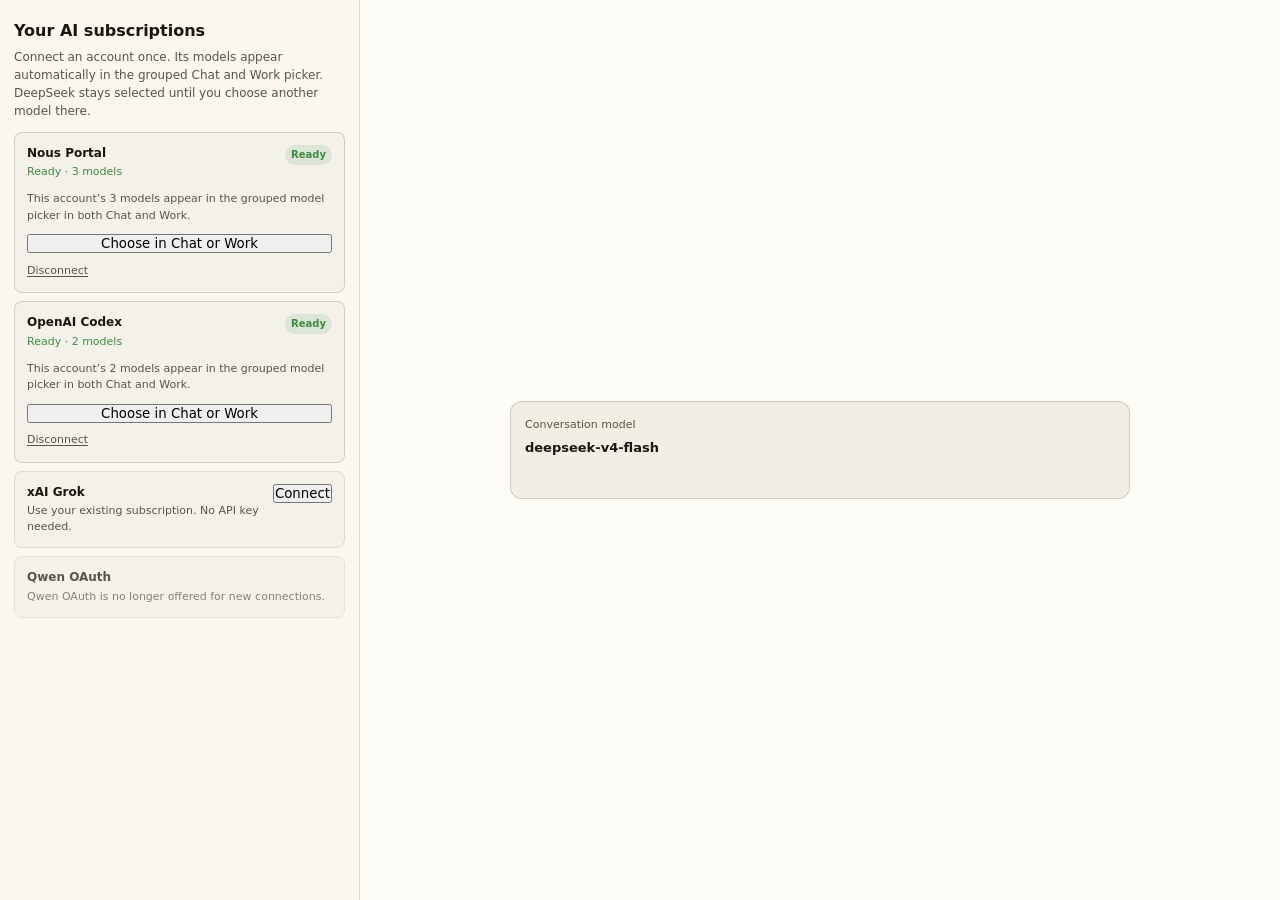
<file: tests/fixtures/agent_admin_subscriptions.html>
<!doctype html>
<html lang="en">
<head>
  <meta charset="utf-8">
  <meta name="viewport" content="width=device-width,initial-scale=1">
  <title>Sentry subscription panel QA</title>
  <link rel="stylesheet" href="../../static/style.css">
  <style>
    body{margin:0;min-height:100vh;background:var(--bg);color:var(--text);font-family:var(--font-ui);}
    .qa-shell{display:grid;grid-template-columns:minmax(300px,360px) minmax(0,1fr);width:100%;min-height:100vh;}
    .qa-panel{padding:18px 14px;border-right:1px solid var(--border);background:var(--sidebar);}
    .qa-heading{font-size:16px;font-weight:650;margin:0 0 4px;}
    .qa-copy{font-size:12px;line-height:1.5;color:var(--muted);margin:0 0 12px;}
    .qa-chat{display:flex;align-items:center;justify-content:center;padding:24px;}
    .qa-composer{width:min(620px,100%);padding:14px;border:1px solid var(--border2);border-radius:12px;background:var(--surface);}
    .qa-composer-label{font-size:11px;color:var(--muted);margin-bottom:5px;}
    #qaSelection{font-size:13px;font-weight:600;overflow-wrap:anywhere;}
    #qaToast{margin-top:7px;min-height:18px;font-size:11px;color:var(--success);}
    @media(max-width:700px){
      .qa-shell{display:block;}
      .qa-panel{min-height:100vh;border-right:0;}
      .qa-chat{position:fixed;left:12px;right:12px;bottom:12px;padding:0;}
      .qa-composer{box-shadow:0 4px 18px rgba(0,0,0,.2);}
    }
  </style>
</head>
<body>
  <main class="qa-shell">
    <section class="qa-panel" aria-label="AI subscriptions">
      <h1 class="qa-heading">Your AI subscriptions</h1>
      <p class="qa-copy">Connect an account once. Its models appear automatically in the grouped Chat and Work picker. DeepSeek stays selected until you choose another model there.</p>
      <div id="agentAdminOAuthBox" class="agent-oauth-box" style="display:none"></div>
      <div id="agentAdminProviders"></div>
    </section>
    <section class="qa-chat" aria-label="Conversation model">
      <div class="qa-composer">
        <div class="qa-composer-label">Conversation model</div>
        <div id="qaSelection">deepseek-v4-flash</div>
        <div id="qaToast" role="status"></div>
      </div>
    </section>
  </main>
  <script>
    window.S = {session: {model: 'deepseek-v4-flash', model_provider: 'sentry'}};
    window.populateModelDropdown = async () => {};
    window.selectModelFromDropdown = async (model, provider) => {
      S.session.model = model;
      S.session.model_provider = provider;
      document.getElementById('qaSelection').textContent = model;
    };
    window.showToast = message => { document.getElementById('qaToast').textContent = message; };
  </script>
  <script src="../../static/agent_admin.js"></script>
  <script>
    const qaProviders = {
      available: true,
      providers: [
        {
          id: 'nous', name: 'Nous Portal', authenticated: true, browser_login: true, oauth_capable: true,
          route_error: null, credentials: [],
          models: [
            {id: 'deepseek-v4-flash', model: 'deepseek/deepseek-v4-flash'},
            {id: 'anthropic/claude-sonnet-4.6', model: 'anthropic/claude-sonnet-4.6'},
            {id: 'openai/gpt-5.6-sol', model: 'openai/gpt-5.6-sol'},
          ],
        },
        {
          id: 'openai-codex', name: 'OpenAI Codex', authenticated: true, browser_login: true, oauth_capable: true,
          route_error: null, credentials: [],
          models: [
            {id: 'chatgpt-plan/gpt-5.6-sol', model: 'gpt-5.6-sol'},
            {id: 'chatgpt-plan/gpt-5.6-terra', model: 'gpt-5.6-terra'},
          ],
        },
        {
          id: 'xai-oauth', name: 'xAI Grok', authenticated: false, browser_login: true, oauth_capable: true,
          credentials: [], models: [],
        },
        {
          id: 'qwen-oauth', name: 'Qwen OAuth', authenticated: false, browser_login: false, oauth_capable: true,
          unavailable_reason: 'Qwen OAuth is no longer offered for new connections.',
          credentials: [], models: [],
        },
      ],
    };
    _agentAdminProvidersPayload = qaProviders;
    document.getElementById('agentAdminProviders').innerHTML = _aaRenderProviders(qaProviders);
    if (new URLSearchParams(location.search).get('oauth') === 'device') {
      _agentAdminOAuthFlow = {
        flow_id: 'qa-flow', flow_kind: 'device', provider: 'openai-codex',
        status: 'awaiting_user', authorize_url: '#provider-sign-in', user_code: 'ABCD-EFGH',
      };
      _aaRenderDeviceOAuth(_agentAdminOAuthFlow);
    }
  </script>
</body>
</html>
</file>
